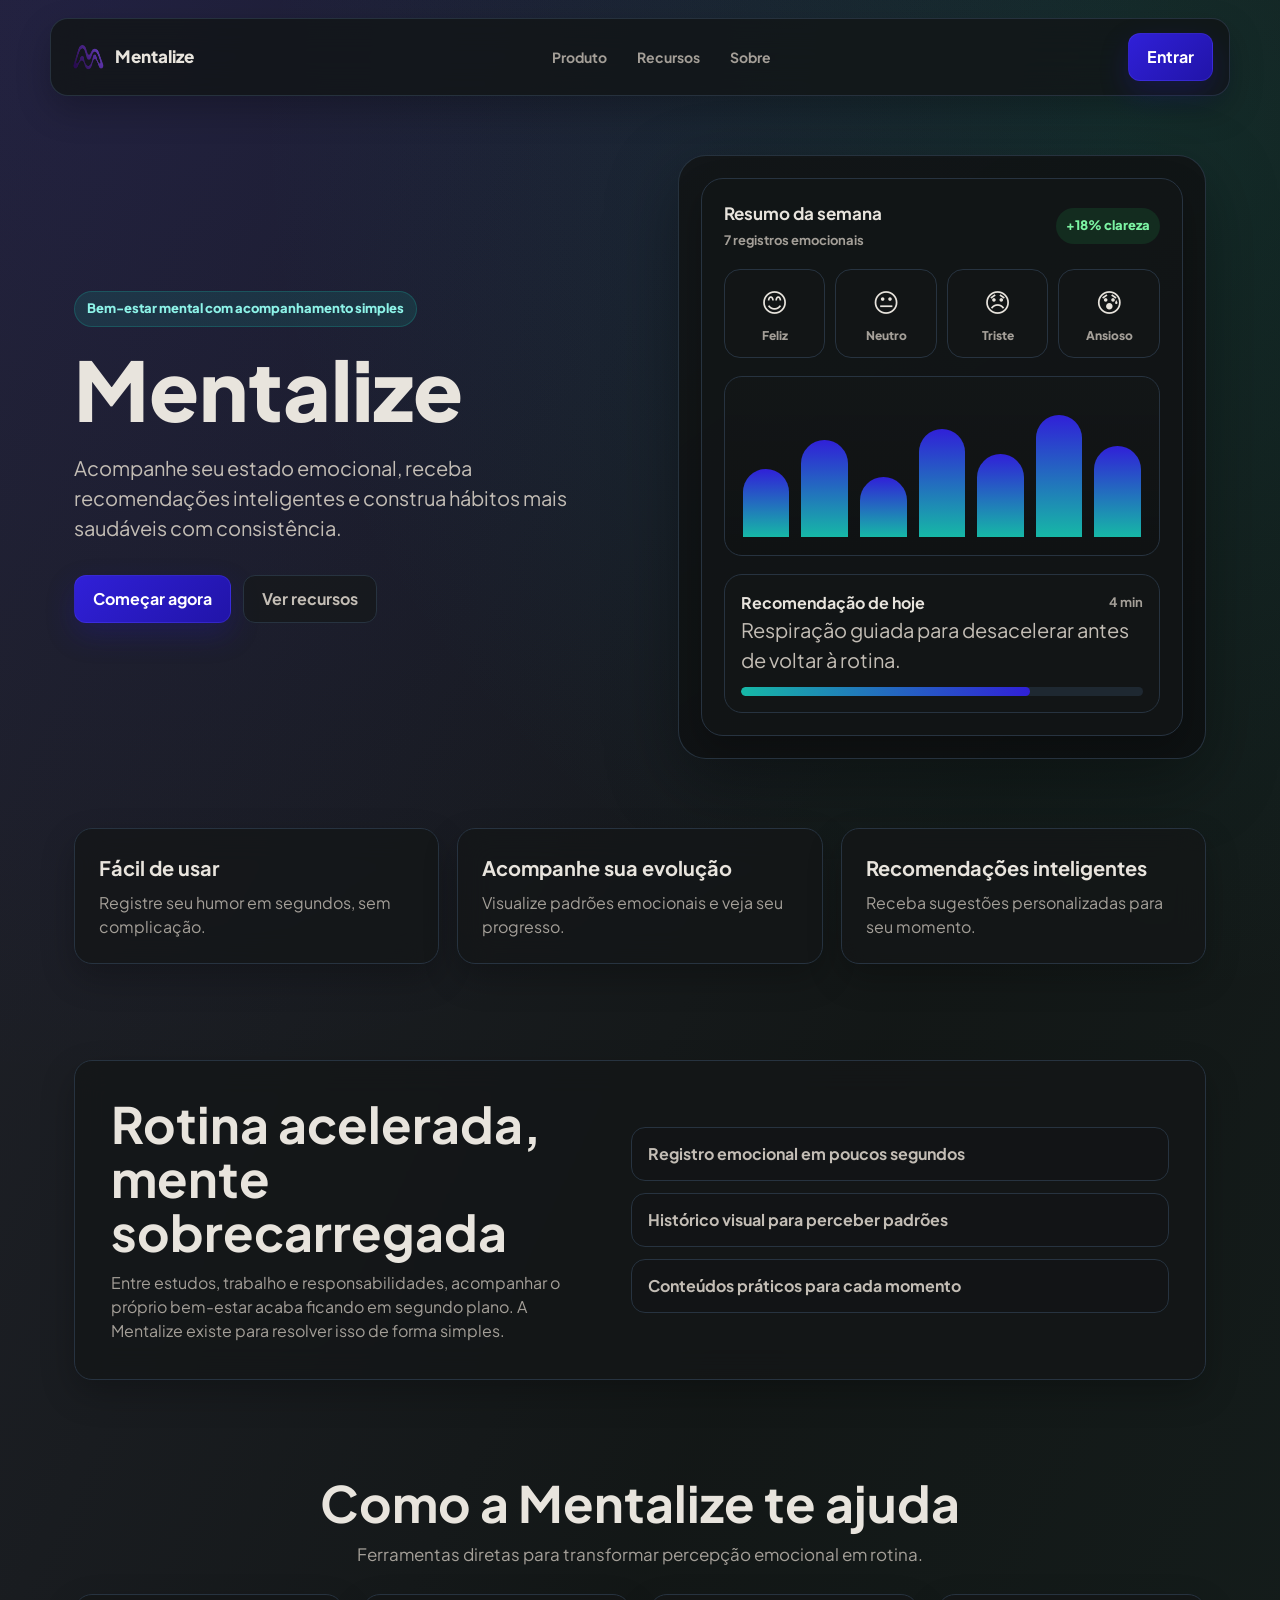
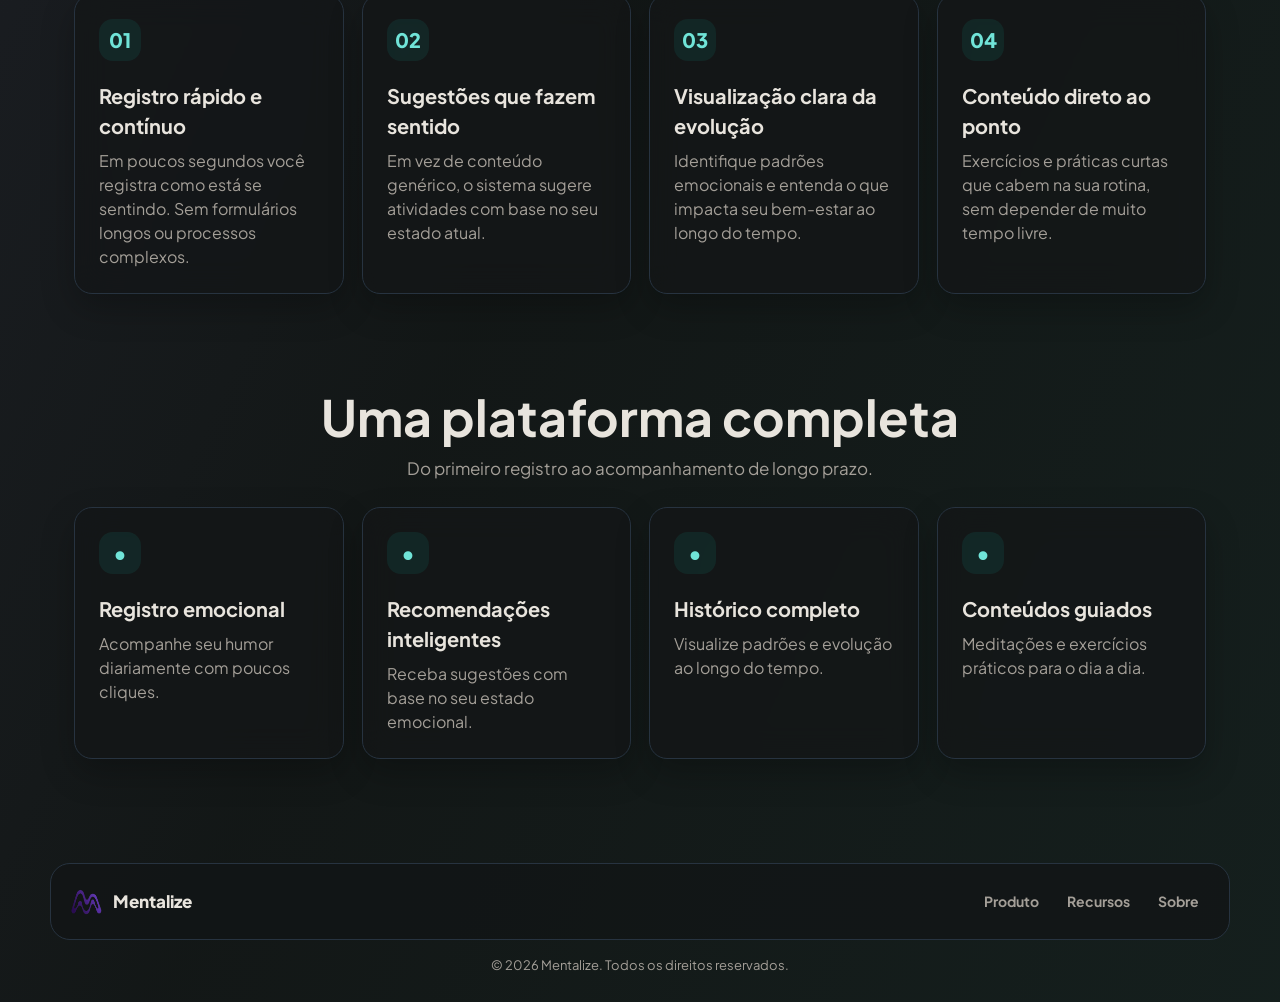
<file: index.html>
<!DOCTYPE html>
<html lang="pt-BR">
<head>
    <meta charset="UTF-8">
    <meta name="viewport" content="width=device-width, initial-scale=1.0">
    <title>Mentalize</title>

    <link href="https://fonts.googleapis.com/css2?family=Plus+Jakarta+Sans:wght@400;600;700;800&display=swap" rel="stylesheet">

    <link rel="stylesheet" href="css/base.css">
    <link rel="stylesheet" href="css/landing.css">
</head>
<body>
<header class="landing-navbar">
    <span class="landing-logo"><img src="img/logo.png" alt="">Mentalize</span>
    <nav class="landing-nav">
        <a href="#produto">Produto</a>
        <a href="#recursos">Recursos</a>
        <a href="#sobre">Sobre</a>
    </nav>
    <a href="login.html" class="btn-primary">Entrar</a>
</header>

<main>
    <section class="landing-hero">
        <div class="landing-hero-text">
            <span class="eyebrow">Bem-estar mental com acompanhamento simples</span>
            <h1>Mentalize</h1>
            <p>Acompanhe seu estado emocional, receba recomendações inteligentes e construa hábitos mais saudáveis com consistência.</p>
            <div class="hero-actions">
                <a href="login.html" class="btn-primary">Começar agora</a>
                <a href="#recursos" class="btn-ghost">Ver recursos</a>
            </div>
        </div>
        <div class="landing-hero-visual">
            <div class="visual-panel" aria-label="Prévia do painel Mentalize">
                <div class="visual-header">
                    <div class="visual-title">
                        <strong>Resumo da semana</strong>
                        <span>7 registros emocionais</span>
                    </div>
                    <span class="score-badge">+18% clareza</span>
                </div>
                <div class="mood-strip">
                    <div class="mood-pill"><strong>😊</strong><span>Feliz</span></div>
                    <div class="mood-pill"><strong>😐</strong><span>Neutro</span></div>
                    <div class="mood-pill"><strong>😞</strong><span>Triste</span></div>
                    <div class="mood-pill"><strong>😰</strong><span>Ansioso</span></div>
                </div>
                <div class="chart-bars" aria-hidden="true">
                    <i class="bar-1"></i>
                    <i class="bar-2"></i>
                    <i class="bar-3"></i>
                    <i class="bar-4"></i>
                    <i class="bar-5"></i>
                    <i class="bar-6"></i>
                    <i class="bar-7"></i>
                </div>
                <div class="mini-card">
                    <div class="mini-row">
                        <strong>Recomendação de hoje</strong>
                        <span>4 min</span>
                    </div>
                    <p>Respiração guiada para desacelerar antes de voltar à rotina.</p>
                    <div class="progress-line"><span></span></div>
                </div>
            </div>
        </div>
    </section>

    <section class="landing-benefits" id="produto">
        <div class="benefit-card">
            <div>
                <h3>Fácil de usar</h3>
                <p>Registre seu humor em segundos, sem complicação.</p>
            </div>
        </div>
        <div class="benefit-card">
            <div>
                <h3>Acompanhe sua evolução</h3>
                <p>Visualize padrões emocionais e veja seu progresso.</p>
            </div>
        </div>
        <div class="benefit-card">
            <div>
                <h3>Recomendações inteligentes</h3>
                <p>Receba sugestões personalizadas para seu momento.</p>
            </div>
        </div>
    </section>

    <section class="landing-section landing-problem" id="sobre">
        <div class="problem-content">
            <div>
                <h2>Rotina acelerada, mente sobrecarregada</h2>
                <p>Entre estudos, trabalho e responsabilidades, acompanhar o próprio bem-estar acaba ficando em segundo plano. A Mentalize existe para resolver isso de forma simples.</p>
            </div>
            <ul class="problem-list">
                <li>Registro emocional em poucos segundos</li>
                <li>Histórico visual para perceber padrões</li>
                <li>Conteúdos práticos para cada momento</li>
            </ul>
        </div>
    </section>

    <section class="landing-section landing-features" id="recursos">
        <div class="section-heading">
            <h2>Como a Mentalize te ajuda</h2>
            <p>Ferramentas diretas para transformar percepção emocional em rotina.</p>
        </div>
        <div class="features-grid">
            <div class="feature-card">
                <span class="feature-icon">01</span>
                <h3>Registro rápido e contínuo</h3>
                <p>Em poucos segundos você registra como está se sentindo. Sem formulários longos ou processos complexos.</p>
            </div>
            <div class="feature-card">
                <span class="feature-icon">02</span>
                <h3>Sugestões que fazem sentido</h3>
                <p>Em vez de conteúdo genérico, o sistema sugere atividades com base no seu estado atual.</p>
            </div>
            <div class="feature-card">
                <span class="feature-icon">03</span>
                <h3>Visualização clara da evolução</h3>
                <p>Identifique padrões emocionais e entenda o que impacta seu bem-estar ao longo do tempo.</p>
            </div>
            <div class="feature-card">
                <span class="feature-icon">04</span>
                <h3>Conteúdo direto ao ponto</h3>
                <p>Exercícios e práticas curtas que cabem na sua rotina, sem depender de muito tempo livre.</p>
            </div>
        </div>
    </section>

    <section class="landing-section landing-platform">
        <div class="section-heading">
            <h2>Uma plataforma completa</h2>
            <p>Do primeiro registro ao acompanhamento de longo prazo.</p>
        </div>
        <div class="features-grid">
            <div class="feature-card">
                <span class="feature-icon">•</span>
                <h3>Registro emocional</h3>
                <p>Acompanhe seu humor diariamente com poucos cliques.</p>
            </div>
            <div class="feature-card">
                <span class="feature-icon">•</span>
                <h3>Recomendações inteligentes</h3>
                <p>Receba sugestões com base no seu estado emocional.</p>
            </div>
            <div class="feature-card">
                <span class="feature-icon">•</span>
                <h3>Histórico completo</h3>
                <p>Visualize padrões e evolução ao longo do tempo.</p>
            </div>
            <div class="feature-card">
                <span class="feature-icon">•</span>
                <h3>Conteúdos guiados</h3>
                <p>Meditações e exercícios práticos para o dia a dia.</p>
            </div>
        </div>
    </section>
</main>

<footer class="landing-footer">
    <div class="footer-content">
        <div class="footer-logo">
            <img src="img/logo.png" alt="Mentalize" />
            <span>Mentalize</span>
        </div>
        <nav class="footer-nav">
            <a href="#produto">Produto</a>
            <a href="#recursos">Recursos</a>
            <a href="#sobre">Sobre</a>
        </nav>
    </div>
    <div class="footer-bottom">
        <span>&copy; 2026 Mentalize. Todos os direitos reservados.</span>
    </div>
</footer>
</body>
</html>
</file>
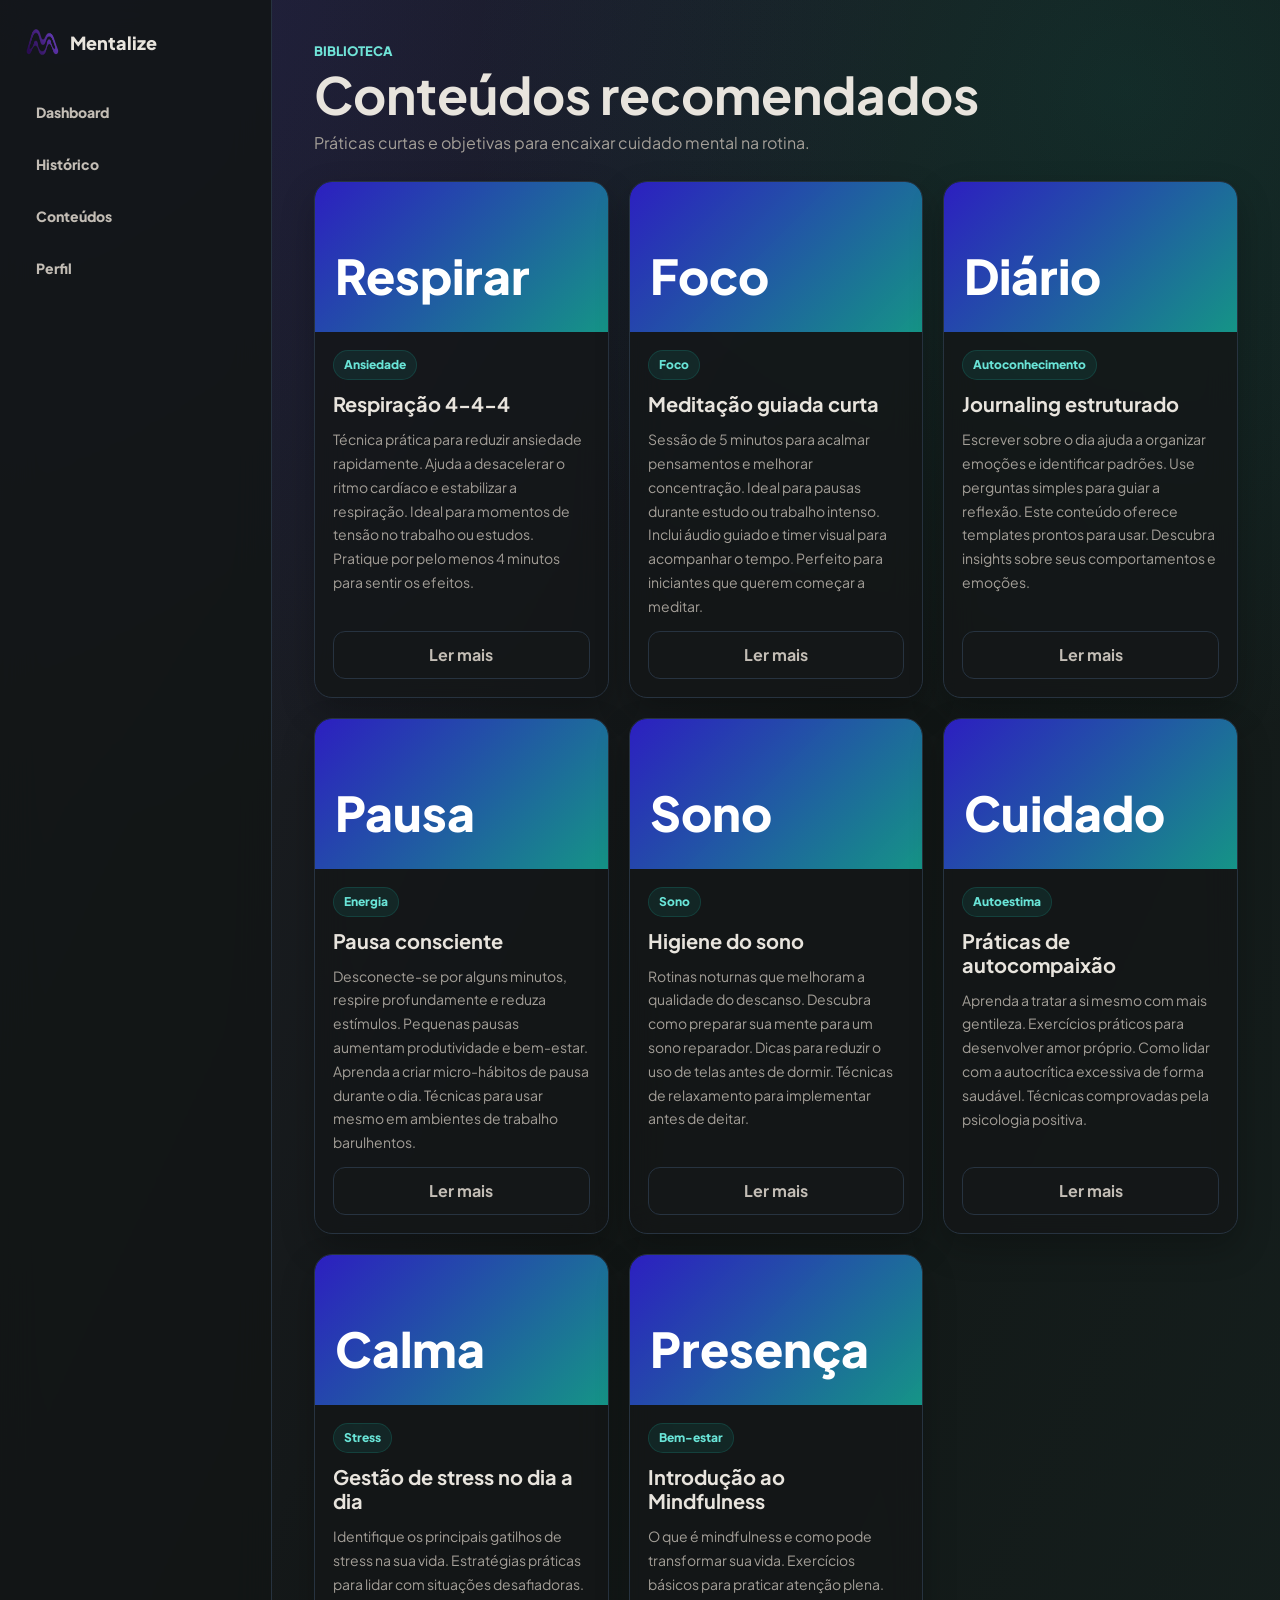
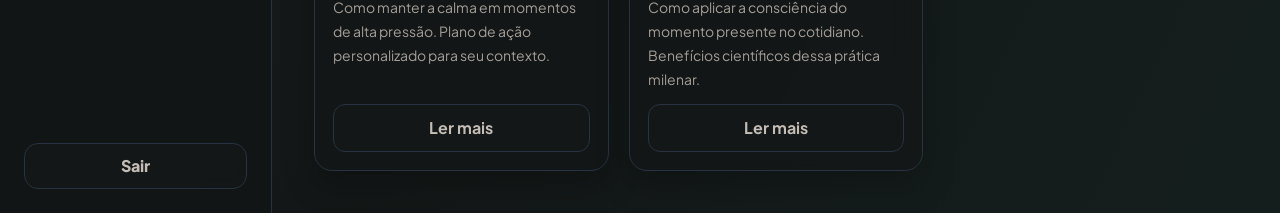
<file: conteudos.html>
<!DOCTYPE html>
<html lang="pt-BR">
<head>
    <meta charset="UTF-8">
    <meta name="viewport" content="width=device-width, initial-scale=1.0">
    <title>Conteúdos</title>
    <link href="https://fonts.googleapis.com/css2?family=Plus+Jakarta+Sans:wght@400;600;700;800&display=swap" rel="stylesheet">

    <link rel="stylesheet" href="css/base.css">
    <link rel="stylesheet" href="css/app.css">
    <link rel="shortcut icon" href="img/logo.png" type="image/x-icon">
</head>
<body onload="setActiveNav(); filterContentByMood()">
<div class="app">

    <aside class="sidebar">

    <div class="sidebar-top">
        <img src="img/logo.png" class="logo">
        <span>Mentalize</span>
    </div>

    <nav class="sidebar-nav">
        <a href="dashboard.html" class="nav-item" id="nav-dashboard">Dashboard</a>
        <a href="historico.html" class="nav-item" id="nav-historico">Histórico</a>
        <a href="conteudos.html" class="nav-item" id="nav-conteudos">Conteúdos</a>
        <a href="perfil.html" class="nav-item" id="nav-perfil">Perfil</a>
    </nav>

    <div class="sidebar-bottom">
        <button onclick="logout()" class="logout-btn">Sair</button>
    </div>

</aside>

<main class="main">

    <div class="page-header">
        <div>
            <p class="page-kicker">Biblioteca</p>
            <h2>Conteúdos recomendados</h2>
            <p class="page-subtitle">Práticas curtas e objetivas para encaixar cuidado mental na rotina.</p>
        </div>
    </div>

    <div class="app-grid">

        <div class="content-card">
            <div class="content-visual" aria-hidden="true">Respirar</div>
            <div class="content-body">
                <span class="tag">Ansiedade</span>
                <h3>Respiração 4-4-4</h3>
                <p>
                    Técnica prática para reduzir ansiedade rapidamente.
                    Ajuda a desacelerar o ritmo cardíaco e estabilizar a respiração.
                    Ideal para momentos de tensão no trabalho ou estudos.
                    Pratique por pelo menos 4 minutos para sentir os efeitos.
                </p>
                <a href="#" class="btn-ghost">Ler mais</a>
            </div>
        </div>

        <div class="content-card">
            <div class="content-visual" aria-hidden="true">Foco</div>
            <div class="content-body">
                <span class="tag">Foco</span>
                <h3>Meditação guiada curta</h3>
                <p>
                    Sessão de 5 minutos para acalmar pensamentos e melhorar concentração.
                    Ideal para pausas durante estudo ou trabalho intenso.
                    Inclui áudio guiado e timer visual para acompanhar o tempo.
                    Perfeito para iniciantes que querem começar a meditar.
                </p>
                <a href="#" class="btn-ghost">Ler mais</a>
            </div>
        </div>

        <div class="content-card">
            <div class="content-visual" aria-hidden="true">Diário</div>
            <div class="content-body">
                <span class="tag">Autoconhecimento</span>
                <h3>Journaling estruturado</h3>
                <p>
                    Escrever sobre o dia ajuda a organizar emoções e identificar padrões.
                    Use perguntas simples para guiar a reflexão.
                    Este conteúdo oferece templates prontos para usar.
                    Descubra insights sobre seus comportamentos e emoções.
                </p>
                <a href="#" class="btn-ghost">Ler mais</a>
            </div>
        </div>

        <div class="content-card">
            <div class="content-visual" aria-hidden="true">Pausa</div>
            <div class="content-body">
                <span class="tag">Energia</span>
                <h3>Pausa consciente</h3>
                <p>
                    Desconecte-se por alguns minutos, respire profundamente e reduza estímulos.
                    Pequenas pausas aumentam produtividade e bem-estar.
                    Aprenda a criar micro-hábitos de pausa durante o dia.
                    Técnicas para usar mesmo em ambientes de trabalho barulhentos.
                </p>
                <a href="#" class="btn-ghost">Ler mais</a>
            </div>
        </div>

        <div class="content-card">
            <div class="content-visual" aria-hidden="true">Sono</div>
            <div class="content-body">
                <span class="tag">Sono</span>
                <h3>Higiene do sono</h3>
                <p>
                    Rotinas noturnas que melhoram a qualidade do descanso.
                    Descubra como preparar sua mente para um sono reparador.
                    Dicas para reduzir o uso de telas antes de dormir.
                    Técnicas de relaxamento para implementar antes de deitar.
                </p>
                <a href="#" class="btn-ghost">Ler mais</a>
            </div>
        </div>

        <div class="content-card">
            <div class="content-visual" aria-hidden="true">Cuidado</div>
            <div class="content-body">
                <span class="tag">Autoestima</span>
                <h3>Práticas de autocompaixão</h3>
                <p>
                    Aprenda a tratar a si mesmo com mais gentileza.
                    Exercícios práticos para desenvolver amor próprio.
                    Como lidar com a autocrítica excessiva de forma saudável.
                    Técnicas comprovadas pela psicologia positiva.
                </p>
                <a href="#" class="btn-ghost">Ler mais</a>
            </div>
        </div>

        <div class="content-card">
            <div class="content-visual" aria-hidden="true">Calma</div>
            <div class="content-body">
                <span class="tag">Stress</span>
                <h3>Gestão de stress no dia a dia</h3>
                <p>
                    Identifique os principais gatilhos de stress na sua vida.
                    Estratégias práticas para lidar com situações desafiadoras.
                    Como manter a calma em momentos de alta pressão.
                    Plano de ação personalizado para seu contexto.
                </p>
                <a href="#" class="btn-ghost">Ler mais</a>
            </div>
        </div>

        <div class="content-card">
            <div class="content-visual" aria-hidden="true">Presença</div>
            <div class="content-body">
                <span class="tag">Bem-estar</span>
                <h3>Introdução ao Mindfulness</h3>
                <p>
                    O que é mindfulness e como pode transformar sua vida.
                    Exercícios básicos para praticar atenção plena.
                    Como aplicar a consciência do momento presente no cotidiano.
                    Benefícios científicos dessa prática milenar.
                </p>
                <a href="#" class="btn-ghost">Ler mais</a>
            </div>
        </div>

    </div>

</main>

</div>

</body>
</html>
</file>
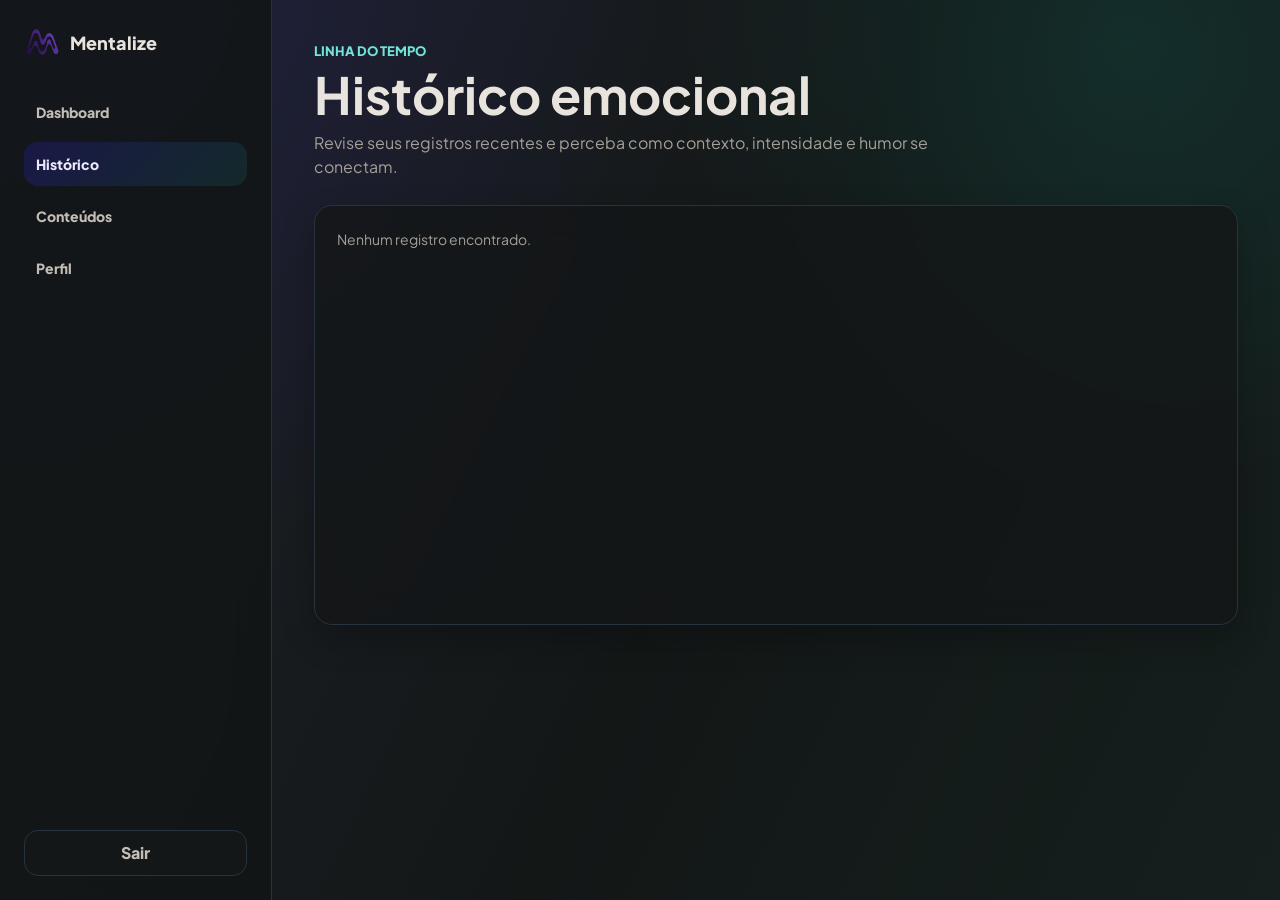
<file: historico.html>
<!DOCTYPE html>
<html lang="pt-BR">
<head>
    <meta charset="UTF-8">
    <meta name="viewport" content="width=device-width, initial-scale=1.0">
    <title>Histórico</title>
    <link href="https://fonts.googleapis.com/css2?family=Plus+Jakarta+Sans:wght@400;600;700;800&display=swap" rel="stylesheet">

    <link rel="stylesheet" href="css/base.css">
    <link rel="stylesheet" href="css/app.css">
</head>
<body onload="setActiveNav(); loadHistory()">
<div class="app">

<aside class="sidebar">

    <div class="sidebar-top">
        <img src="img/logo.png" class="logo">
        <span>Mentalize</span>
    </div>

    <nav class="sidebar-nav">
        <a href="dashboard.html" class="nav-item" id="nav-dashboard">Dashboard</a>
        <a href="historico.html" class="nav-item" id="nav-historico">Histórico</a>
        <a href="conteudos.html" class="nav-item" id="nav-conteudos">Conteúdos</a>
        <a href="perfil.html" class="nav-item" id="nav-perfil">Perfil</a>
    </nav>

    <div class="sidebar-bottom">
        <button onclick="logout()" class="logout-btn">Sair</button>
    </div>

</aside>

    <main class="main">

    <div class="page-header">
        <div>
            <p class="page-kicker">Linha do tempo</p>
            <h2>Histórico emocional</h2>
            <p class="page-subtitle">Revise seus registros recentes e perceba como contexto, intensidade e humor se conectam.</p>
        </div>
    </div>

    <div class="app-card history-card">
        <div id="historyList" class="history-scroll"></div>
    </div>

</main>

</div>

<script src="js/app.js"></script>
</body>
</html>
</file>
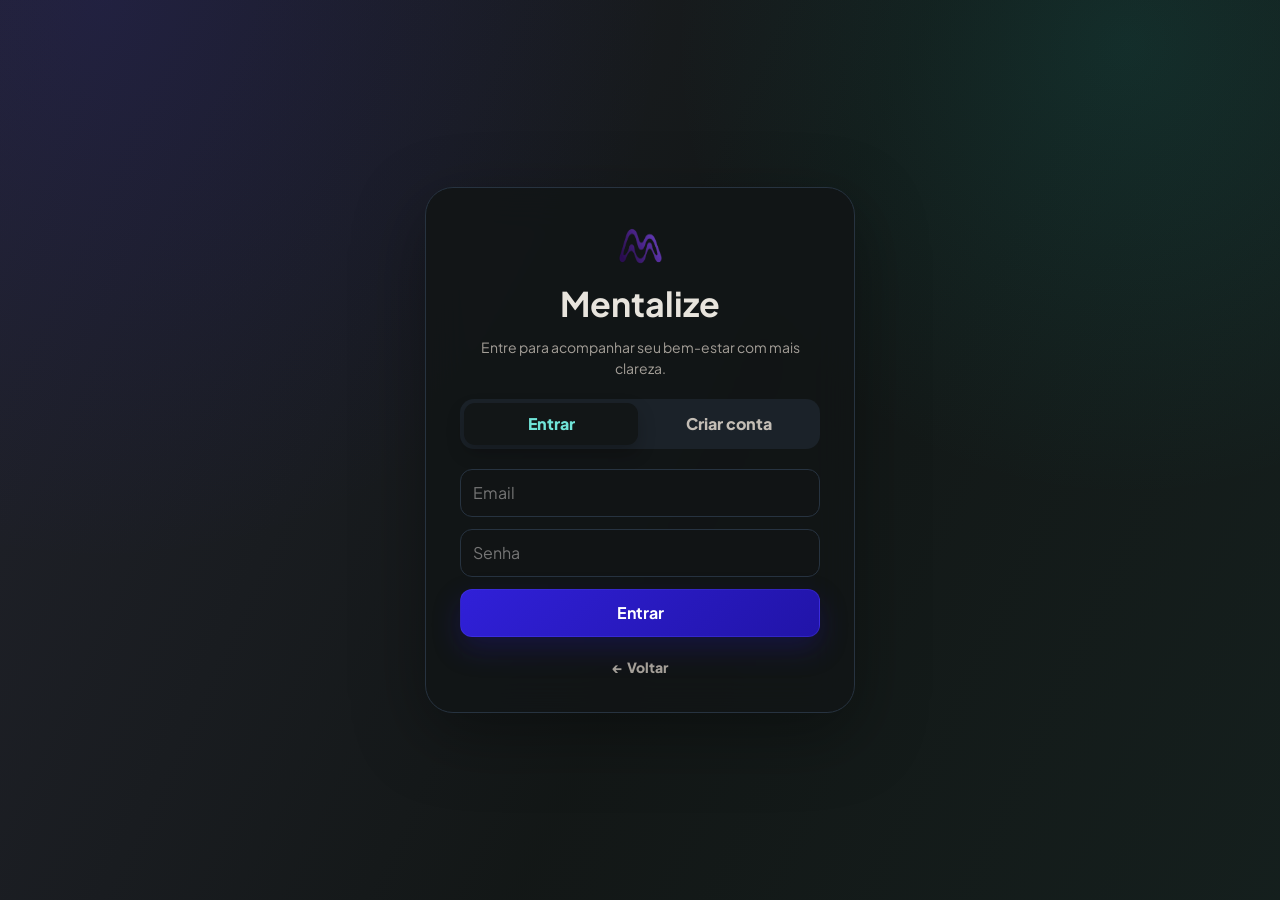
<file: login.html>
<!DOCTYPE html>
<html lang="pt-BR">
<head>
    <meta charset="UTF-8">
    <meta name="viewport" content="width=device-width, initial-scale=1.0">
    <title>Mentalize | Acesso</title>
    <link href="https://fonts.googleapis.com/css2?family=Plus+Jakarta+Sans:wght@400;600;700;800&display=swap" rel="stylesheet">

    <link rel="stylesheet" href="css/base.css">
    <link rel="stylesheet" href="css/app.css">
    <link rel="shortcut icon" href="img/logo.png" type="image/x-icon">
</head>
<body>
<div class="login-bg">
    <div class="login-container">
        <div class="login-card">
            <div class="login-logo">
                <img src="img/logo.png" alt="Mentalize">
                <h1>Mentalize</h1>
                <p>Entre para acompanhar seu bem-estar com mais clareza.</p>
            </div>
            <div class="login-tabs">
                <button id="tabLogin" class="active" onclick="switchTab('login')">Entrar</button>
                <button id="tabRegister" onclick="switchTab('register')">Criar conta</button>
            </div>
            <div id="loginForm" class="login-form">
                <input id="loginEmail" placeholder="Email" autocomplete="username">
                <input id="loginPass" type="password" placeholder="Senha" autocomplete="current-password">
                <button class="btn-primary" onclick="login()">Entrar</button>
            </div>
            <div id="registerForm" class="login-form hidden">
                <input id="regName" placeholder="Nome">
                <input id="regEmail" placeholder="Email" autocomplete="username">
                <input id="regPass" type="password" placeholder="Senha" autocomplete="new-password">
                <button class="btn-primary" onclick="register()">Criar conta</button>
            </div>
            <a href="index.html" class="back-link">← Voltar</a>
        </div>
    </div>
</div>
<script src="js/app.js"></script>
</body>
</html>
</file>
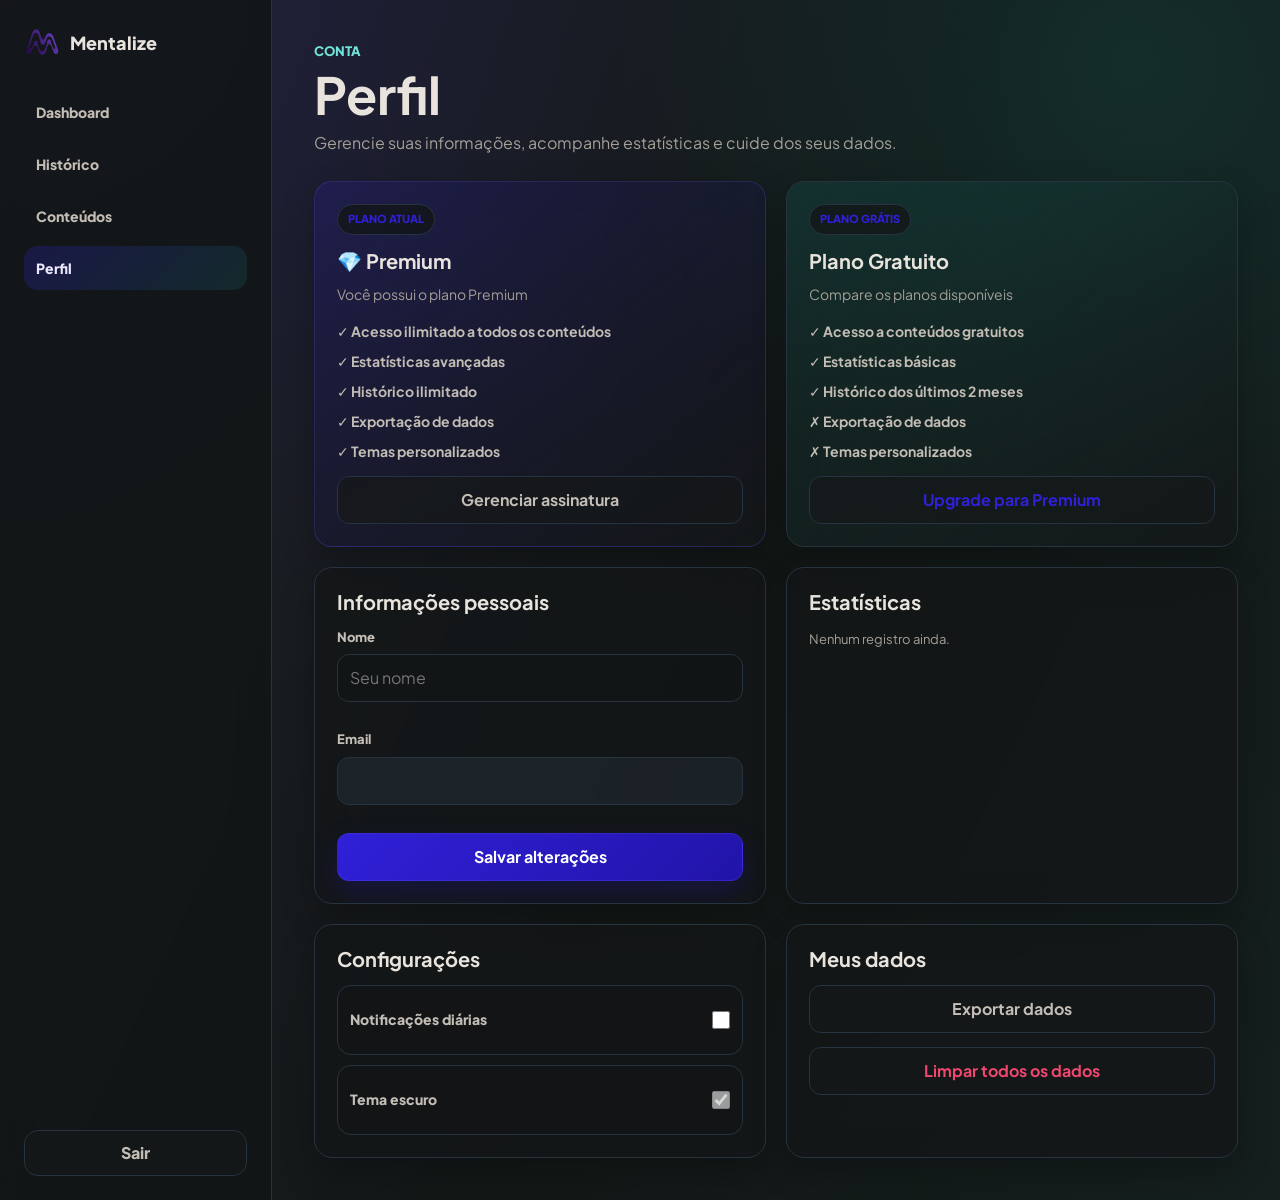
<file: perfil.html>
<!DOCTYPE html>
<html lang="pt-BR">
<head>
    <meta charset="UTF-8">
    <meta name="viewport" content="width=device-width, initial-scale=1.0">
    <title>Perfil</title>
    <link href="https://fonts.googleapis.com/css2?family=Plus+Jakarta+Sans:wght@400;600;700;800&display=swap" rel="stylesheet">

    <link rel="stylesheet" href="css/base.css">
    <link rel="stylesheet" href="css/app.css">
</head>
<body onload="setActiveNav(); loadProfile(); loadProfileStats()">

<div class="app">

<aside class="sidebar">

    <div class="sidebar-top">
        <img src="img/logo.png" class="logo">
        <span>Mentalize</span>
    </div>

    <nav class="sidebar-nav">
        <a href="dashboard.html" class="nav-item" id="nav-dashboard">Dashboard</a>
        <a href="historico.html" class="nav-item" id="nav-historico">Histórico</a>
        <a href="conteudos.html" class="nav-item" id="nav-conteudos">Conteúdos</a>
        <a href="perfil.html" class="nav-item" id="nav-perfil">Perfil</a>
    </nav>

    <div class="sidebar-bottom">
        <button onclick="logout()" class="logout-btn">Sair</button>
    </div>

</aside>
    <main class="main">

        <div class="page-header">
            <div>
                <p class="page-kicker">Conta</p>
                <h2>Perfil</h2>
                <p class="page-subtitle">Gerencie suas informações, acompanhe estatísticas e cuide dos seus dados.</p>
            </div>
        </div>

        <div class="profile-grid">

            <div class="app-card plan-card premium">
                <div class="plan-badge">PLANO ATUAL</div>
                <h3>💎 Premium</h3>
                <p class="plan-status">Você possui o plano Premium</p>
                <div class="plan-features">
                    <div class="plan-feature">✓ Acesso ilimitado a todos os conteúdos</div>
                    <div class="plan-feature">✓ Estatísticas avançadas</div>
                    <div class="plan-feature">✓ Histórico ilimitado</div>
                    <div class="plan-feature">✓ Exportação de dados</div>
                    <div class="plan-feature">✓ Temas personalizados</div>
                </div>
                <button class="btn-ghost-perfil">Gerenciar assinatura</button>
            </div>

            <div class="app-card plan-card free">
                <div class="plan-badge">PLANO GRÁTIS</div>
                <h3>Plano Gratuito</h3>
                <p class="plan-status">Compare os planos disponíveis</p>
                <div class="plan-features">
                    <div class="plan-feature">✓ Acesso a conteúdos gratuitos</div>
                    <div class="plan-feature">✓ Estatísticas básicas</div>
                    <div class="plan-feature">✓ Histórico dos últimos 2 meses</div>
                    <div class="plan-feature">✗ Exportação de dados</div>
                    <div class="plan-feature">✗ Temas personalizados</div>
                </div>
                <button class="btn-ghost-perfil btn-upgrade">Upgrade para Premium</button>
            </div>

            <div class="app-card">
                <h3>Informações pessoais</h3>
                
                <div class="form-group">
                    <label>Nome</label>
                    <input id="name" type="text" placeholder="Seu nome">
                </div>
                
                <div class="form-group">
                    <label>Email</label>
                    <input id="emailProfile" type="email" disabled>
                </div>
                
                <button class="btn-primary" onclick="saveProfile()">Salvar alterações</button>
            </div>

            <div class="app-card">
                <h3>Estatísticas</h3>
                <div id="profileStats"></div>
            </div>

            <div class="app-card">
                <h3>Configurações</h3>
                <div class="settings-list">
                    <label class="setting-item">
                        <span>Notificações diárias</span>
                        <input type="checkbox" id="notifToggle" onchange="toggleNotifications()">
                    </label>
                    <label class="setting-item">
                        <span>Tema escuro</span>
                        <input type="checkbox" checked disabled>
                    </label>
                </div>
            </div>

            <div class="app-card">
                <h3>Meus dados</h3>
                <button class="btn-ghost-perfil" onclick="exportData()">Exportar dados</button>
                <button class="btn-ghost-perfil btn-danger" onclick="clearData()">Limpar todos os dados</button>
            </div>
        </div>

    </main>

</div>

<script src="js/app.js"></script>
</body>
</html>
</file>
<file: css/base.css>
* {
    box-sizing: border-box;
    margin: 0;
    padding: 0;
}

:root {
    --primary: #3020d8;
    --primary-strong: #2114a8;
    --accent: #16b8a6;
    --warning: #f6a623;
    --danger: #ef476f;
    --success: #22c55e;
    --bg: #161819;
    --bg-soft: #121516;
    --surface: rgba(20, 23, 24, 0.78);
    --card: #151819;
    --card-strong: #181b1d;
    --border: #273340;
    --border-strong: #334456;
    --text: #e8e4dd;
    --muted: #a49f98;
    --muted-strong: #c3bdb5;
    --shadow: 0 22px 70px rgba(0, 0, 0, 0.34);
    --shadow-soft: 0 14px 34px rgba(0, 0, 0, 0.24);
    --radius: 18px;
}

html {
    scroll-behavior: smooth;
}

body {
    min-height: 100vh;
    background:
        radial-gradient(circle at 8% 0%, rgba(48, 32, 216, 0.13), transparent 38%),
        radial-gradient(circle at 88% 5%, rgba(22, 184, 166, 0.13), transparent 32%),
        linear-gradient(115deg, rgba(37, 38, 51, 0.72), rgba(18, 23, 22, 0.82) 55%, rgba(20, 34, 31, 0.7)),
        var(--bg);
    color: var(--text);
    font-family: "Plus Jakarta Sans", "Inter", system-ui, -apple-system, BlinkMacSystemFont, "Segoe UI", sans-serif;
    line-height: 1.5;
}

img {
    display: block;
    max-width: 100%;
}

a {
    color: inherit;
    text-decoration: none;
}

button,
input,
select {
    font: inherit;
}

.btn-primary,
.btn-ghost,
.btn-ghost-perfil {
    align-items: center;
    border-radius: 12px;
    cursor: pointer;
    display: inline-flex;
    font-weight: 700;
    justify-content: center;
    min-height: 44px;
    padding: 11px 18px;
    transition: background 0.2s ease, border-color 0.2s ease, box-shadow 0.2s ease, color 0.2s ease, transform 0.2s ease;
}

.btn-primary {
    background: linear-gradient(135deg, var(--primary), var(--primary-strong));
    border: 1px solid rgba(96, 86, 255, 0.24);
    box-shadow: 0 12px 28px rgba(33, 20, 168, 0.28);
    color: #ffffff;
}

.btn-primary:hover {
    box-shadow: 0 16px 36px rgba(33, 20, 168, 0.38);
    transform: translateY(-1px);
}

.btn-ghost,
.btn-ghost-perfil {
    background: rgba(21, 24, 25, 0.72);
    border: 1px solid var(--border);
    color: var(--muted-strong);
}

.btn-ghost:hover,
.btn-ghost-perfil:hover {
    border-color: rgba(22, 184, 166, 0.38);
    color: #70e4d8;
    transform: translateY(-1px);
}

.btn-upgrade {
    color: var(--primary);
}

.btn-danger {
    color: var(--danger);
}

.btn-danger:hover {
    border-color: rgba(239, 71, 111, 0.35);
    color: var(--danger);
}

.hidden {
    display: none !important;
}

.tag {
    align-self: flex-start;
    background: rgba(22, 184, 166, 0.10);
    border: 1px solid rgba(22, 184, 166, 0.18);
    border-radius: 999px;
    color: #69e4d7;
    display: inline-flex;
    font-size: 12px;
    font-weight: 800;
    letter-spacing: 0;
    padding: 5px 10px;
}

@media (max-width: 760px) {
    .btn-primary,
    .btn-ghost,
    .btn-ghost-perfil {
        width: 100%;
    }
}
</file>
<file: css/landing.css>
.landing-navbar {
    align-items: center;
    background: rgba(18, 21, 22, 0.82);
    border: 1px solid rgba(39, 51, 64, 0.95);
    border-radius: 18px;
    box-shadow: var(--shadow-soft);
    display: flex;
    gap: 24px;
    justify-content: space-between;
    left: 50%;
    max-width: 1180px;
    padding: 14px 16px 14px 20px;
    position: fixed;
    top: 18px;
    transform: translateX(-50%);
    width: calc(100% - 32px);
    z-index: 10;
    backdrop-filter: blur(18px);
}

.landing-logo,
.footer-logo {
    align-items: center;
    display: inline-flex;
    gap: 10px;
    font-size: 17px;
    font-weight: 800;
}

.landing-logo img,
.footer-logo img {
    height: 34px;
    width: 34px;
}

.landing-nav {
    align-items: center;
    display: flex;
    gap: 6px;
}

.landing-nav a,
.footer-nav a {
    border-radius: 999px;
    color: var(--muted);
    font-size: 14px;
    font-weight: 700;
    padding: 9px 12px;
    transition: background 0.2s ease, color 0.2s ease;
}

.landing-nav a:hover,
.footer-nav a:hover {
    background: rgba(22, 184, 166, 0.10);
    color: #70e4d8;
}

.landing-hero {
    align-items: center;
    display: grid;
    gap: 54px;
    grid-template-columns: minmax(0, 1.02fr) minmax(360px, 0.98fr);
    margin: 0 auto;
    max-width: 1180px;
    min-height: 92vh;
    padding: 150px 24px 64px;
}

.landing-hero-text {
    max-width: 680px;
}

.eyebrow {
    align-items: center;
    background: rgba(22, 184, 166, 0.14);
    border: 1px solid rgba(22, 184, 166, 0.24);
    border-radius: 999px;
    color: #8df3e8;
    display: inline-flex;
    font-size: 13px;
    font-weight: 800;
    margin-bottom: 22px;
    padding: 7px 12px;
}

.landing-hero h1 {
    color: var(--text);
    font-size: clamp(44px, 7vw, 82px);
    font-weight: 800;
    letter-spacing: 0;
    line-height: 0.98;
    margin-bottom: 24px;
}

.landing-hero p {
    color: var(--muted-strong);
    font-size: clamp(17px, 2vw, 20px);
    max-width: 590px;
}

.hero-actions {
    display: flex;
    flex-wrap: wrap;
    gap: 12px;
    margin-top: 32px;
}

.landing-hero-visual {
    background: linear-gradient(145deg, rgba(18, 21, 22, 0.90), rgba(14, 17, 18, 0.96));
    border: 1px solid rgba(39, 51, 64, 0.96);
    border-radius: 28px;
    box-shadow: var(--shadow);
    min-height: 480px;
    overflow: hidden;
    padding: 22px;
    position: relative;
}

.visual-panel {
    background: rgba(18, 21, 22, 0.88);
    border: 1px solid var(--border);
    border-radius: 22px;
    box-shadow: var(--shadow-soft);
    display: grid;
    gap: 18px;
    min-height: 100%;
    padding: 22px;
}

.visual-header,
.mini-row,
.metric-row {
    align-items: center;
    display: flex;
    justify-content: space-between;
}

.visual-title strong {
    display: block;
    font-size: 17px;
}

.visual-title span,
.mini-row span,
.metric-row span {
    color: var(--muted);
    font-size: 13px;
    font-weight: 700;
}

.score-badge {
    background: rgba(34, 197, 94, 0.13);
    border-radius: 999px;
    color: #7cf3a3;
    font-size: 13px;
    font-weight: 800;
    padding: 8px 10px;
}

.mood-strip {
    display: grid;
    gap: 10px;
    grid-template-columns: repeat(4, 1fr);
}

.mood-pill {
    background: rgba(19, 22, 23, 0.76);
    border: 1px solid var(--border);
    border-radius: 16px;
    display: grid;
    gap: 6px;
    min-height: 86px;
    padding: 12px;
    place-items: center;
}

.mood-pill strong {
    font-size: 26px;
}

.mood-pill span {
    color: var(--muted);
    font-size: 12px;
    font-weight: 800;
}

.chart-bars {
    align-items: end;
    background: linear-gradient(180deg, rgba(19, 22, 23, 0.86), rgba(15, 18, 19, 0.94));
    border: 1px solid var(--border);
    border-radius: 18px;
    display: grid;
    gap: 12px;
    grid-template-columns: repeat(7, 1fr);
    height: 180px;
    padding: 18px;
}

.chart-bars i {
    background: linear-gradient(180deg, var(--primary), var(--accent));
    border-radius: 999px 999px 8px 8px;
    display: block;
    min-height: 32px;
}

.chart-bars .bar-1 { height: 48%; }
.chart-bars .bar-2 { height: 68%; }
.chart-bars .bar-3 { height: 42%; }
.chart-bars .bar-4 { height: 76%; }
.chart-bars .bar-5 { height: 58%; }
.chart-bars .bar-6 { height: 86%; }
.chart-bars .bar-7 { height: 64%; }

.mini-card {
    background: rgba(19, 22, 23, 0.78);
    border: 1px solid var(--border);
    border-radius: 18px;
    padding: 16px;
}

.progress-line {
    background: rgba(39, 51, 64, 0.64);
    border-radius: 999px;
    height: 9px;
    margin-top: 12px;
    overflow: hidden;
}

.progress-line span {
    background: linear-gradient(90deg, var(--accent), var(--primary));
    border-radius: inherit;
    display: block;
    height: 100%;
    width: 72%;
}

.landing-benefits,
.features-grid {
    display: grid;
    gap: 18px;
    grid-template-columns: repeat(3, minmax(0, 1fr));
    margin: 0 auto;
    max-width: 1180px;
    padding: 0 24px;
}

.benefit-card,
.feature-card,
.problem-content {
    background: var(--surface);
    border: 1px solid var(--border);
    border-radius: var(--radius);
    box-shadow: var(--shadow-soft);
    padding: 24px;
    backdrop-filter: blur(16px);
}

.benefit-card h3,
.feature-card h3 {
    font-size: 20px;
    margin-bottom: 8px;
}

.benefit-card p,
.feature-card p,
.landing-problem p {
    color: var(--muted);
}

.landing-section {
    margin: 96px auto 0;
}

.section-heading {
    margin: 0 auto 26px;
    max-width: 760px;
    padding: 0 24px;
    text-align: center;
}

.section-heading h2,
.landing-problem h2 {
    font-size: clamp(32px, 4vw, 50px);
    line-height: 1.08;
    margin-bottom: 12px;
}

.section-heading p {
    color: var(--muted);
    font-size: 17px;
}

.features-grid {
    grid-template-columns: repeat(4, minmax(0, 1fr));
}

.feature-card {
    min-height: 210px;
    transition: border-color 0.2s ease, box-shadow 0.2s ease, transform 0.2s ease;
}

.feature-card:hover {
    border-color: rgba(22, 184, 166, 0.36);
    box-shadow: var(--shadow);
    transform: translateY(-4px);
}

.feature-icon {
    align-items: center;
    background: rgba(22, 184, 166, 0.10);
    border-radius: 14px;
    color: #70e4d8;
    display: inline-flex;
    font-size: 20px;
    font-weight: 900;
    height: 42px;
    justify-content: center;
    margin-bottom: 20px;
    width: 42px;
}

.landing-problem {
    max-width: 1180px;
    padding: 0 24px;
}

.problem-content {
    align-items: center;
    display: grid;
    gap: 34px;
    grid-template-columns: 0.95fr 1.05fr;
    padding: 36px;
}

.problem-list {
    display: grid;
    gap: 12px;
    list-style: none;
}

.problem-list li {
    background: rgba(18, 21, 22, 0.74);
    border: 1px solid var(--border);
    border-radius: 14px;
    color: var(--muted-strong);
    font-weight: 700;
    padding: 14px 16px;
}

.landing-footer {
    margin-top: 104px;
    padding: 0 24px 26px;
}

.footer-content {
    align-items: center;
    background: rgba(18, 21, 22, 0.82);
    border: 1px solid var(--border);
    border-radius: 20px;
    display: flex;
    gap: 20px;
    justify-content: space-between;
    margin: 0 auto;
    max-width: 1180px;
    padding: 18px;
}

.footer-nav {
    display: flex;
    flex-wrap: wrap;
    gap: 4px;
}

.footer-bottom {
    color: var(--muted);
    font-size: 13px;
    margin-top: 16px;
    text-align: center;
}

@media (max-width: 980px) {
    .landing-navbar {
        position: static;
        transform: none;
        margin: 16px auto 0;
    }

    .landing-hero {
        grid-template-columns: 1fr;
        min-height: auto;
        padding-top: 76px;
    }

    .landing-hero-visual {
        min-height: 420px;
    }

    .landing-benefits,
    .features-grid,
    .problem-content {
        grid-template-columns: 1fr 1fr;
    }
}

@media (max-width: 720px) {
    .landing-navbar,
    .footer-content,
    .hero-actions {
        align-items: stretch;
        flex-direction: column;
    }

    .landing-nav {
        justify-content: space-between;
        width: 100%;
    }

    .landing-hero {
        padding: 54px 18px 40px;
    }

    .landing-hero-visual {
        min-height: 0;
        padding: 14px;
    }

    .mood-strip {
        grid-template-columns: repeat(2, 1fr);
    }

    .landing-benefits,
    .features-grid,
    .problem-content {
        grid-template-columns: 1fr;
        padding-left: 18px;
        padding-right: 18px;
    }

    .problem-content {
        padding: 24px;
    }
}
</file>
<file: css/app.css>
.app {
    display: grid;
    grid-template-columns: 272px minmax(0, 1fr);
    min-height: 100vh;
}

.sidebar {
    background: rgba(18, 21, 22, 0.86);
    border-right: 1px solid var(--border);
    display: flex;
    flex-direction: column;
    gap: 30px;
    min-height: 100vh;
    padding: 24px;
    position: sticky;
    top: 0;
    backdrop-filter: blur(18px);
}

.sidebar-top {
    align-items: center;
    display: flex;
    gap: 10px;
    font-size: 18px;
    font-weight: 900;
}

.logo {
    height: 36px;
    width: 36px;
}

.sidebar-nav {
    display: grid;
    gap: 8px;
}

.nav-item {
    align-items: center;
    border-radius: 14px;
    color: var(--muted-strong);
    display: flex;
    font-size: 14px;
    font-weight: 800;
    min-height: 44px;
    padding: 10px 12px;
    transition: background 0.2s ease, color 0.2s ease, transform 0.2s ease;
}

.nav-item:hover {
    background: rgba(22, 184, 166, 0.09);
    color: #70e4d8;
    transform: translateX(2px);
}

.nav-item.active {
    background: linear-gradient(135deg, rgba(48, 32, 216, 0.24), rgba(22, 184, 166, 0.12));
    color: #ece9ff;
}

.sidebar-bottom {
    margin-top: auto;
}

.logout-btn {
    background: rgba(21, 24, 25, 0.74);
    border: 1px solid var(--border);
    border-radius: 14px;
    color: var(--muted-strong);
    cursor: pointer;
    font-weight: 800;
    min-height: 44px;
    padding: 10px 12px;
    width: 100%;
}

.logout-btn:hover {
    border-color: rgba(239, 71, 111, 0.35);
    color: var(--danger);
}

.main {
    min-width: 0;
    padding: 42px;
}

.page-header {
    align-items: end;
    display: flex;
    gap: 18px;
    justify-content: space-between;
    margin-bottom: 26px;
}

.page-kicker {
    color: #70e4d8;
    font-size: 13px;
    font-weight: 900;
    margin-bottom: 6px;
    text-transform: uppercase;
}

h2 {
    font-size: clamp(32px, 4vw, 54px);
    letter-spacing: 0;
    line-height: 1.05;
}

.page-subtitle {
    color: var(--muted);
    font-size: 16px;
    margin-top: 10px;
    max-width: 680px;
}

.app-grid {
    display: grid;
    gap: 20px;
    grid-template-columns: repeat(3, minmax(0, 1fr));
}

.profile-grid {
    display: grid;
    gap: 20px;
    grid-template-columns: repeat(2, minmax(0, 1fr));
}

.app-card,
.content-card {
    background: var(--surface);
    border: 1px solid var(--border);
    border-radius: var(--radius);
    box-shadow: var(--shadow-soft);
    min-width: 0;
    overflow: hidden;
    backdrop-filter: blur(16px);
}

.app-card {
    display: flex;
    flex-direction: column;
    gap: 14px;
    min-height: 190px;
    padding: 22px;
}

.app-card h3,
.content-body h3 {
    color: var(--text);
    font-size: 20px;
    line-height: 1.2;
}

.app-card p,
.app-card li,
.content-body p,
.history-date,
.history-context {
    color: var(--muted);
    font-size: 14px;
}

.app-card p,
.content-body p {
    line-height: 1.7;
}

.span-2 {
    grid-column: span 2;
}

.mood-card {
    grid-row: span 2;
}

.chart-card canvas {
    height: 300px !important;
    max-height: 300px;
}

.mood-buttons {
    display: grid;
    gap: 10px;
    grid-template-columns: repeat(4, minmax(0, 1fr));
}

.mood-buttons button {
    background: rgba(20, 23, 24, 0.78);
    border: 1px solid var(--border);
    border-radius: 16px;
    box-shadow: 0 8px 18px rgba(0, 0, 0, 0.16);
    color: var(--text);
    cursor: pointer;
    font-size: 26px;
    min-height: 66px;
    position: relative;
    transition: border-color 0.2s ease, box-shadow 0.2s ease, transform 0.2s ease;
}

.mood-buttons button:hover,
.mood-buttons button.active {
    border-color: rgba(22, 184, 166, 0.44);
    box-shadow: 0 12px 24px rgba(22, 184, 166, 0.12);
    transform: translateY(-2px);
}

.mood-buttons button::after {
    background: #0e1112;
    border-radius: 10px;
    bottom: -46px;
    box-shadow: var(--shadow-soft);
    color: #ffffff;
    content: attr(data-tooltip);
    font-size: 12px;
    left: 50%;
    max-width: 220px;
    opacity: 0;
    padding: 8px 10px;
    pointer-events: none;
    position: absolute;
    transform: translateX(-50%) translateY(-4px);
    transition: opacity 0.2s ease, transform 0.2s ease;
    width: max-content;
    z-index: 3;
}

.mood-buttons button:hover::after {
    opacity: 1;
    transform: translateX(-50%) translateY(0);
}

.app-card label,
.form-group label {
    color: var(--muted-strong);
    font-size: 13px;
    font-weight: 900;
}

.app-card input,
.app-card select,
.form-group input,
.login-form input {
    background: rgba(18, 21, 22, 0.82);
    border: 1px solid var(--border);
    border-radius: 12px;
    color: var(--text);
    min-height: 44px;
    outline: none;
    padding: 11px 12px;
    transition: border-color 0.2s ease, box-shadow 0.2s ease;
    width: 100%;
}

.app-card input:focus,
.app-card select:focus,
.form-group input:focus,
.login-form input:focus {
    border-color: rgba(22, 184, 166, 0.55);
    box-shadow: 0 0 0 4px rgba(22, 184, 166, 0.10);
}

input[type="range"] {
    accent-color: var(--primary);
}

#recentMoods,
.app-list {
    display: grid;
    gap: 9px;
    list-style: none;
}

.app-list li {
    background: rgba(18, 21, 22, 0.74);
    border: 1px solid var(--border);
    border-radius: 12px;
    padding: 10px 12px;
}

.calendar-grid {
    display: grid;
    gap: 6px;
    grid-template-columns: repeat(7, minmax(0, 1fr));
}

.calendar-day {
    align-items: center;
    aspect-ratio: 1;
    border-radius: 10px;
    display: flex;
    font-size: 16px;
    justify-content: center;
}

.calendar-day.feliz { background: rgba(34, 197, 94, 0.16); }
.calendar-day.neutro { background: rgba(100, 116, 139, 0.14); }
.calendar-day.triste { background: rgba(59, 130, 246, 0.15); }
.calendar-day.ansioso { background: rgba(246, 166, 35, 0.18); }
.calendar-day.empty { background: rgba(39, 51, 64, 0.46); }

.content-card {
    display: flex;
    flex-direction: column;
}

.content-visual {
    align-items: end;
    background:
        linear-gradient(135deg, rgba(48, 32, 216, 0.88), rgba(22, 184, 166, 0.78)),
        #111516;
    color: #ffffff;
    display: flex;
    font-size: 48px;
    font-weight: 900;
    height: 150px;
    justify-content: flex-start;
    padding: 20px;
}

.content-body {
    display: flex;
    flex: 1;
    flex-direction: column;
    gap: 12px;
    padding: 18px;
}

.content-body p {
    flex: 1;
}

.history-card {
    min-height: 420px;
}

.history-scroll {
    max-height: 68vh;
    overflow-y: auto;
    padding-right: 8px;
}

.history-item {
    background: rgba(18, 21, 22, 0.74);
    border: 1px solid var(--border);
    border-radius: 14px;
    margin-bottom: 10px;
    padding: 14px;
}

.mood-tag {
    border-radius: 999px;
    display: inline-flex;
    font-size: 12px;
    font-weight: 900;
    margin-bottom: 8px;
    margin-right: 8px;
    padding: 6px 10px;
}

.mood-tag.feliz { background: rgba(34, 197, 94, 0.14); color: #7cf3a3; }
.mood-tag.neutro { background: rgba(100, 116, 139, 0.14); color: #475569; }
.mood-tag.triste { background: rgba(59, 130, 246, 0.14); color: #2563eb; }
.mood-tag.ansioso { background: rgba(246, 166, 35, 0.18); color: #a16207; }

.form-group {
    display: grid;
    gap: 7px;
    margin-bottom: 14px;
}

.form-group input:disabled {
    background: rgba(39, 51, 64, 0.42);
    color: var(--muted);
}

.plan-card {
    position: relative;
}

.plan-card.premium {
    background: linear-gradient(145deg, rgba(48, 32, 216, 0.18), rgba(20, 23, 24, 0.88));
    border-color: rgba(96, 86, 255, 0.24);
}

.plan-card.free {
    background: linear-gradient(145deg, rgba(22, 184, 166, 0.12), rgba(20, 23, 24, 0.88));
}

.plan-badge {
    align-self: flex-start;
    background: rgba(18, 21, 22, 0.78);
    border: 1px solid var(--border);
    border-radius: 999px;
    color: var(--primary);
    font-size: 11px;
    font-weight: 900;
    padding: 6px 10px;
}

.plan-status {
    color: var(--muted);
    margin-top: -4px;
}

.plan-features {
    display: grid;
    gap: 9px;
}

.plan-feature {
    color: var(--muted-strong);
    font-size: 14px;
    font-weight: 700;
}

.settings-list {
    display: grid;
    gap: 10px;
}

.setting-item,
.stat-item {
    align-items: center;
    background: rgba(18, 21, 22, 0.74);
    border: 1px solid var(--border);
    border-radius: 14px;
    display: flex;
    justify-content: space-between;
    padding: 12px;
}

.setting-item span,
.stat-item span {
    font-size: 14px;
    font-weight: 800;
}

.setting-item input {
    accent-color: var(--primary);
    height: 18px;
    width: 18px;
}

.stat-value {
    color: var(--primary);
    font-weight: 900;
}

.login-bg {
    align-items: center;
    display: flex;
    min-height: 100vh;
    padding: 24px;
}

.login-container {
    display: grid;
    margin: 0 auto;
    max-width: 980px;
    width: 100%;
}

.login-card {
    background: rgba(18, 21, 22, 0.88);
    border: 1px solid var(--border);
    border-radius: 28px;
    box-shadow: var(--shadow);
    display: grid;
    gap: 20px;
    justify-self: center;
    max-width: 430px;
    padding: 34px;
    width: 100%;
    backdrop-filter: blur(20px);
}

.login-logo {
    align-items: center;
    display: grid;
    gap: 8px;
    justify-items: center;
    text-align: center;
}

.login-logo img {
    height: 48px;
    width: 48px;
}

.login-logo h1 {
    font-size: 34px;
}

.login-logo p {
    color: var(--muted);
    font-size: 14px;
}

.login-tabs {
    background: rgba(39, 51, 64, 0.48);
    border-radius: 14px;
    display: grid;
    gap: 4px;
    grid-template-columns: 1fr 1fr;
    padding: 4px;
}

.login-tabs button {
    background: transparent;
    border: 0;
    border-radius: 11px;
    color: var(--muted-strong);
    cursor: pointer;
    font-weight: 900;
    min-height: 42px;
}

.login-tabs button.active {
    background: rgba(18, 21, 22, 0.92);
    box-shadow: 0 8px 18px rgba(0, 0, 0, 0.22);
    color: #70e4d8;
}

.login-form {
    display: grid;
    gap: 12px;
}

.back-link {
    color: var(--muted);
    font-size: 14px;
    font-weight: 800;
    text-align: center;
}

.back-link:hover {
    color: var(--primary);
}

@media (max-width: 1100px) {
    .app-grid {
        grid-template-columns: repeat(2, minmax(0, 1fr));
    }
}

@media (max-width: 860px) {
    .app {
        grid-template-columns: 1fr;
    }

    .sidebar {
        min-height: auto;
        position: static;
    }

    .sidebar-nav {
        grid-template-columns: repeat(4, minmax(0, 1fr));
    }

    .main {
        padding: 28px 18px;
    }

    .page-header {
        align-items: start;
        flex-direction: column;
    }

    .app-grid,
    .profile-grid {
        grid-template-columns: 1fr;
    }

    .span-2 {
        grid-column: auto;
    }
}

@media (max-width: 560px) {
    .sidebar {
        padding: 18px;
    }

    .sidebar-nav {
        grid-template-columns: 1fr 1fr;
    }

    .mood-buttons {
        grid-template-columns: repeat(2, 1fr);
    }

    .mood-buttons button::after {
        display: none;
    }

    .login-card {
        padding: 24px;
    }
}
</file>
